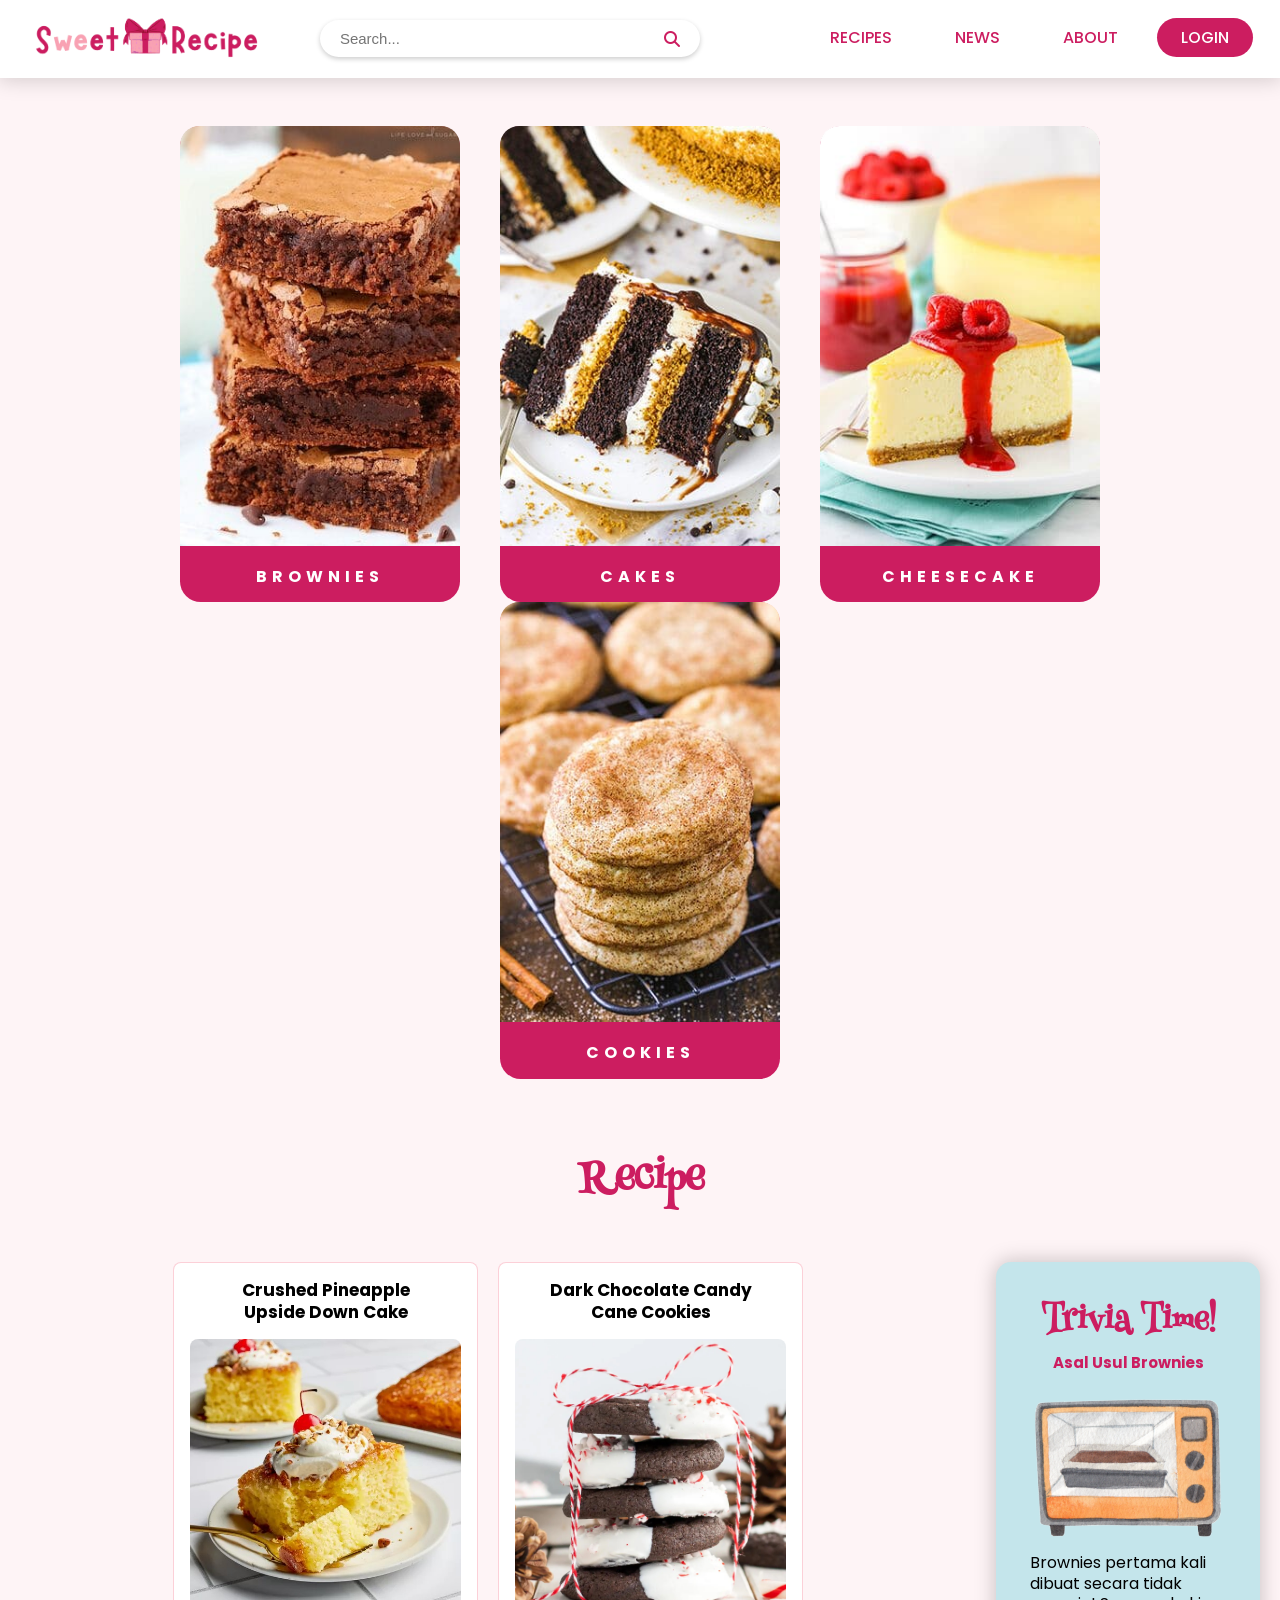
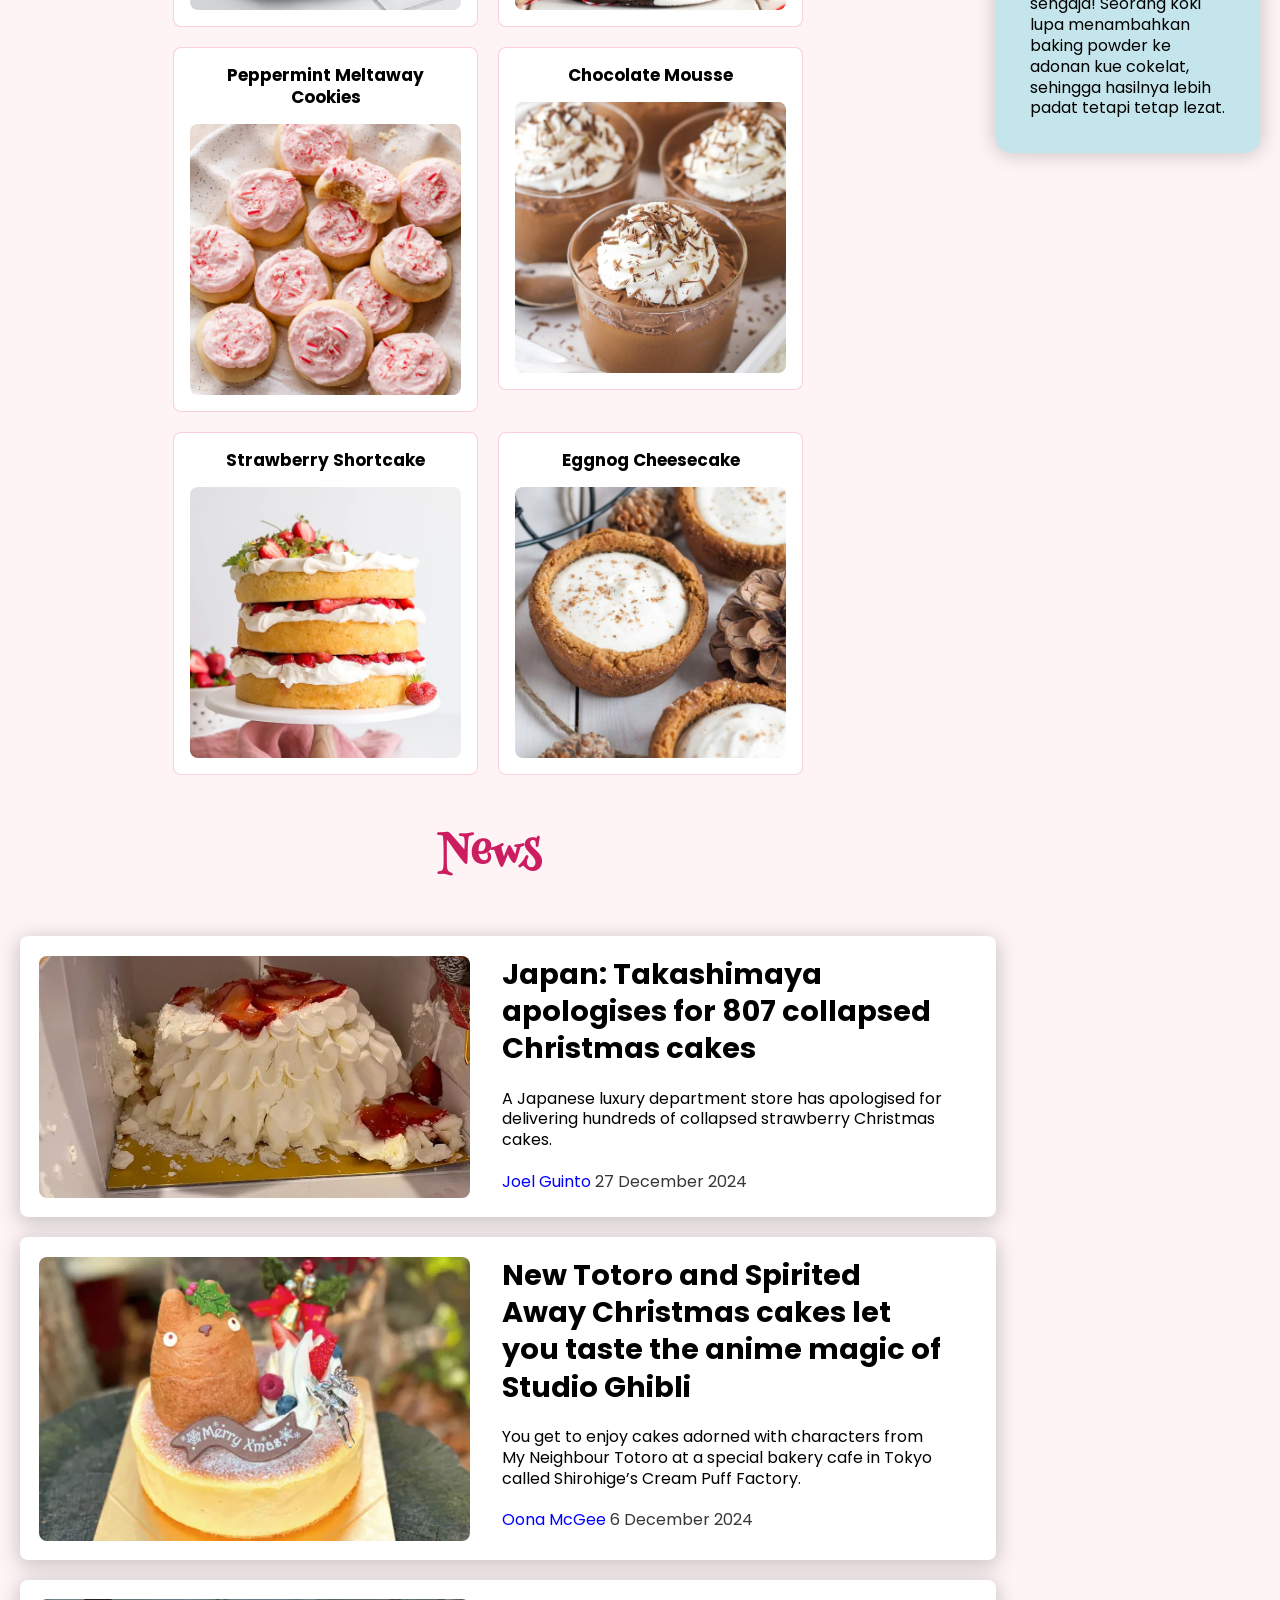
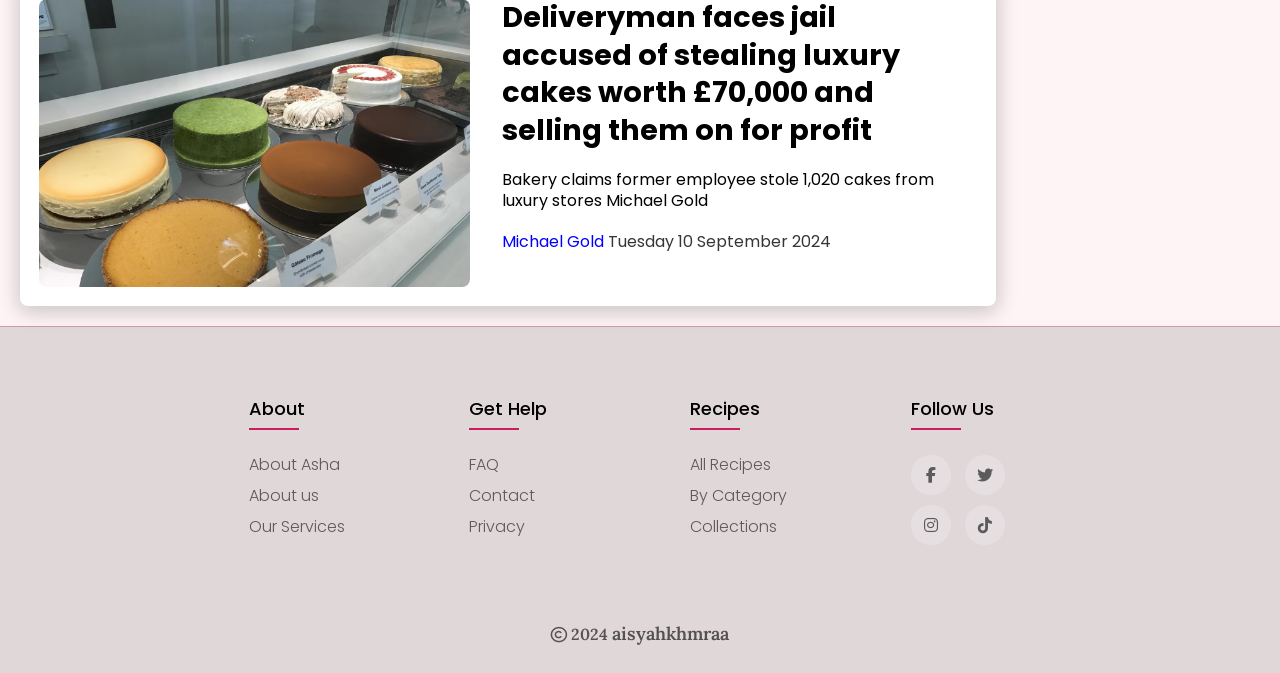
<file: index.html>
<!DOCTYPE html>
<html lang="en">

<head>
    <meta charset="UTF-8">
    <meta name="viewport" content="width=device-width, initial-scale=1.0">
    <title>Sweet Box Recipe</title>
    <!-- font -->
    <link rel="preconnect" href="https://fonts.googleapis.com">
    <link rel="preconnect" href="https://fonts.gstatic.com" crossorigin>
    <link href="https://fonts.googleapis.com/css2?family=Lora:ital,wght@0,400..700;1,400..700&display=swap"
        rel="stylesheet">
    <link href="https://fonts.googleapis.com/css2?family=Poppins:wght@300;400;500;600;700&display=swap"
        rel="stylesheet">
    <link href="https://fonts.googleapis.com/css2?family=Sacramento&display=swap" rel="stylesheet">
    <link href="https://fonts.googleapis.com/css2?family=Henny+Penny&display=swap" rel="stylesheet">

    <!-- font awesome -->
    <link rel="stylesheet" href="https://cdnjs.cloudflare.com/ajax/libs/font-awesome/6.5.1/css/all.min.css">
    <!-- css -->
    <link rel="stylesheet" href="css/app.css">
    <!--favicon-->
    <link rel="icon" href="img/favicon.png" type="image/png">
</head>

<body>
    <header>
        <div class="navigation">
            <div class="logo">
                <img src="img/sweet-box-recipe.png" alt="Sweet Box Recipe" width="240px">
            </div>
            <div class="search-box">
                <input type="text" placeholder="Search...">
                <i class="fa fa-search"></i>
            </div>
            <div>
                <input type="checkbox" id="check">
                <label for="check" class="checkbtn">
                    <i class="fas fa-bars"></i>
                </label>
            </div>
            <nav class="nav-list">
                <ul>
                    <li>
                        <a class="list-a" href="#recipes">Recipes</a>
                    </li>
                    <li>
                        <a class="list-a" href="#news">News</a>
                    </li>
                    <li>
                        <a class="list-a" href="#">About</a>
                    </li>
                    <li>
                        <a class="login" href="login-page.html">Login</a>
                    </li>
                </ul>
            </nav>
        </div>
        <div class="jumbotron">
            <div class="card-jumbotron">
                <a href="#"><img src="img/brownies-header.jpg" alt="Brownies">
                    <h2>BROWNIES</h2>
                </a>
            </div>
            <div class="card-jumbotron">
                <a href="#"><img src="img/cakes-header.jpg" alt="Cakes">
                    <h2>CAKES</h2>
                </a>
            </div>
            <div class="card-jumbotron">
                <a href="#"><img src="img/cheesecake-header.jpg" alt="Cheesecake">
                    <h2>CHEESECAKE</h2>
                </a>
            </div>
            <div class="card-jumbotron">
                <a href="#"><img src="img/cookies-header.jpg" alt="Cookies">
                    <h2>COOKIES</h2>
                </a>
            </div>
        </div>
    </header>


    <main>
        <br><br>
        <div id="recipes" class="content-header1">
            <a href="#">
                <h1>Recipe</h1>
            </a>
        </div>

        <!-- left side -->
        <div id="content">
            <div>
                <div class="content-recipe">
                    <a href="#">
                        <article class="card-recipe">
                            <h2>Crushed Pineapple Upside Down Cake</h2>
                            <img src="img/pinnaple-cake.jpg" alt="Crushed Pineapple Upside Down Cake"
                                class="gambar-resep">
                        </article>
                    </a>
                    <a href="#">
                        <article class="card-recipe">
                            <h2>Dark Chocolate Candy Cane Cookies</h2>
                            <img src="img/candy-cane.jpg" alt="Dark Chocolate Candy Cane Cookies" class="gambar-resep">
                        </article>
                    </a>
                    <a href="#">
                        <article class="card-recipe">
                            <h2>Peppermint Meltaway Cookies</h2>
                            <img src="img/peppermint-cookies.jpg" alt="Peppermint Meltaway Cookies"
                                class="gambar-resep">
                        </article>
                    </a>
                    <a href="#">
                        <article class="card-recipe">
                            <h2>Chocolate Mousse</h2>
                            <img src="img/chocolate-mousse.jpg" alt="Chocolate Mousse" class="gambar-resep">
                        </article>
                    </a>
                    <a href="#">
                        <article class="card-recipe">
                            <h2>Strawberry Shortcake</h2>
                            <img src="img/strawberry-shortcake.jpg" alt="Strawberry Shortcake" class="gambar-resep">
                        </article>
                    </a>
                    <a href="#">
                        <article class="card-recipe">
                            <h2>Eggnog Cheesecake</h2>
                            <img src="img/cheesecake.jpg" alt="Eggnog Cheesecake" class="gambar-resep">
                        </article>
                    </a>
                </div>

                <div id="news" class="content-header2">
                    <a href="#">
                        <h1>News</h1>
                    </a>
                </div>

                <div class="content-news"> 
                    <div>
                        <article class="card-news">
                            <img src="img/christmas-cake.jpg"
                                alt="A viral photo of one of the damaged cakes as posted on X, formerly Twitter"
                                class="gambar-news">
                            <div class="text-content">
                                <a href="#">
                                    <h1>Japan: Takashimaya apologises for 807 collapsed Christmas cakes</h1>
                                </a>
                                <br>
                                <p class="text-news">
                                    A Japanese luxury department store has apologised for delivering hundreds of
                                    collapsed
                                    strawberry Christmas cakes.
                                    <br><br>
                                    <span style="color: blue;">Joel Guinto</span> <span style="color: rgb(54, 54, 54);">
                                        27 December 2024
                                    </span>
                                </p>
                            </div>
                        </article>
                        <article class="card-news">
                            <img src="img/totoro-cake.jpg" alt="Totoro Christmas Cake" class="gambar-news">
                            <div class="text-content">
                                <a href="#">
                                    <h1>New Totoro and Spirited Away Christmas cakes let you taste the anime magic of
                                        Studio
                                        Ghibli
                                    </h1>
                                </a>
                                <br>
                                <p class="text-news">
                                    You
                                    get to enjoy cakes adorned with characters from My Neighbour Totoro at a special
                                    bakery
                                    cafe
                                    in
                                    Tokyo called Shirohige’s Cream Puff Factory.
                                    <br><br>
                                    <span style="color: blue;">Oona McGee</span> <span style="color: rgb(54, 54, 54);">6
                                        December
                                        2024</span>
                                </p>
                            </div>
                        </article>
                        <article class="card-news">
                            <img src="img/cake-tart.jpg" alt="Cake" class="gambar-news">
                            <div class="text-content">
                                <a href="#">
                                    <h1>Deliveryman faces jail accused of stealing luxury cakes worth £70,000 and
                                        selling
                                        them
                                        on
                                        for
                                        profit</h1>
                                </a>
                                <br>
                                <p class="text-news">
                                    Bakery claims former employee stole 1,020 cakes from luxury stores Michael Gold
                                    <br><br>
                                    <span style="color: blue;">Michael Gold</span>
                                    <span style="color: rgb(54, 54, 54);">
                                        Tuesday 10 September 2024
                                    </span>
                                </p>
                            </div>
                        </article>
                    </div>
                </div>
            </div>



            <!-- right side -->
            <aside class="side-bar">
                <section class="trivia">
                    <div class="header-aside">
                        <h2>Trivia Time!</h2>
                        <h4>Asal Usul Brownies</h4>
                    </div>
                    <br>
                    <div class="left-aside">
                        <img src="img/brownies.png" alt="Brownies">
                        <br>
                        <div class="text-aside">
                            <p>Brownies pertama kali dibuat secara tidak sengaja! Seorang koki lupa menambahkan baking
                                powder ke
                                adonan kue cokelat, sehingga hasilnya lebih padat tetapi tetap lezat.</p>
                        </div>
                </section>
            </aside>
        </div>
    </main>
</body>

<footer class="footer">
    <div class="cfooter">
        <div class="container">
            <div class="row">
                <div class="footer-col">
                    <h4>About</h4>
                    <ul>
                        <li><a href="#">About Asha</a></li>
                        <li><a href="#">About us</a></li>
                        <li><a href="#">Our Services</a></li>
                    </ul>
                </div>
                <div class="footer-col">
                    <h4>Get Help</h4>
                    <ul>
                        <li><a href="#">FAQ</a></li>
                        <li><a href="#">Contact</a></li>
                        <li><a href="#">Privacy</a></li>
                    </ul>
                </div>
                <div class="footer-col">
                    <h4>Recipes</h4>
                    <ul>
                        <li><a href="#">All Recipes</a></li>
                        <li><a href="#">By Category</a></li>
                        <li><a href="#">Collections</a></li>
                    </ul>
                </div>
                <div class="footer-col">
                    <h4>Follow Us</h4>
                    <div class="social-media">
                        <a href="#"><i class="fab fa-facebook-f"></i></a>
                        <a href="#"><i class="fab fa-twitter"></i></a>
                        <a href="#"><i class="fab fa-instagram"></i></a>
                        <a href="#"><i class="fab fa-tiktok"></i></a>
                    </div>
                </div>
            </div>
        </div>
        <a class="font-footer" href="https://www.instagram.com/aisyahkhmraa?igsh=MWc3djFxNWg4aG1veQ==">
            <i class="far fa-copyright">
                <p style="font-weight: 600;">&nbsp2024 <span
                        style="font-size: 18px; font-weight: 600;">aisyahkhmraa</span></p>
            </i>
        </a>
    </div>
</footer>

</html>
</file>
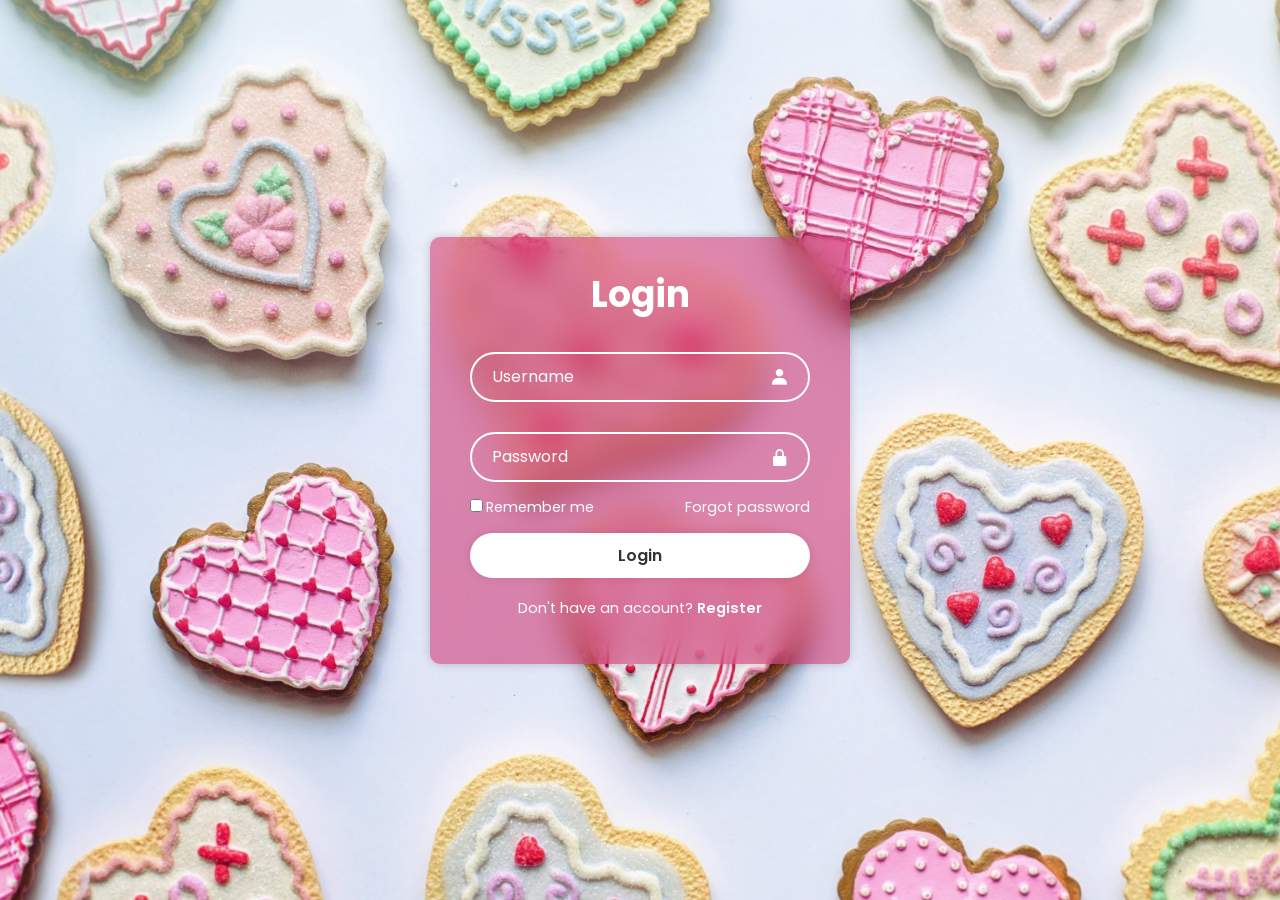
<file: login-page.html>
<!DOCTYPE html>
<html lang="en">

<head>
    <meta charset="UTF-8">
    <meta name="viewport" content="width=device-width, initial-scale=1.0">
    <title>Login</title>
    <!-- font -->
    <link rel="preconnect" href="https://fonts.googleapis.com">
    <link rel="preconnect" href="https://fonts.gstatic.com" crossorigin>
    <link href="https://fonts.googleapis.com/css2?family=Poppins:wght@300;400;500;600;700&display=swap"
        rel="stylesheet">
    <!-- css -->
    <link rel="stylesheet" href="css/login.css">
    <link href='https://unpkg.com/boxicons@2.1.4/css/boxicons.min.css' rel='stylesheet'>
</head>

<body>
    <div class="wrapper">
        <form action="">
            <h1>Login</h1>
            <div class="input-box">
                <input type="text" placeholder="Username" required>
                <i class='bx bxs-user'></i>
            </div>
            <div class="input-box">
                <input type="password" placeholder="Password" required>
                <i class='bx bxs-lock-alt'></i>
            </div>

            <div class="remember-forgot">
                <label><input type="checkbox">Remember me</label>
                <a href="#">Forgot password</a>
            </div>

            <button type="submit" class="btn">Login</button>

            <div class="register-link">
                <p>Don't have an account? <a href="#">Register</a></p>
            </div>
        </form>
    </div>

</body>

</html>
</file>
<file: css/app.css>
*{
    padding: 0;
    margin: 0;
    box-sizing: border-box;
}

main {
    padding-top: 0;
    display: flex;
    flex-direction: column;
}

body {
    font-family: "Poppins", serif;
    line-height: 1.3;
    background: #f9a2b31e;
}


a {
    text-decoration: none;
}

.jumbotron {
    width: 100%;
    display: flex;
    flex-wrap: wrap;
    align-items: center;
    justify-content: center;
    text-align: center;
    padding: 3rem 2rem;
    padding-bottom: 0;
}

.card-jumbotron {
    display: flex;
    width: 280px;
    border-radius: 1.3rem;
    background-color: #cc1d60;
    margin-inline: 20px;
}

.card-jumbotron h2:hover {
    letter-spacing: 9px;
}


.card-jumbotron img { 
    width: 100%;
    border-top-left-radius: 1.2rem;
    border-top-right-radius: 1.2rem;
}

.jumbotron .jumbotron-inner {
    width: 100%;
    display: flex;
    justify-content: center;
    
}

.card-jumbotron h2 {
    font-family: 'poppins', serif;
    font-size: 16px;
    font-weight: 700;
    padding: 15px;
    text-align: center;
    text-decoration: none;
    color: white; 
    letter-spacing: 5px;
    transition: all 0.5s ease-in-out;
    justify-content: center;
}

.search-box {
    position: relative;
}

.search-box input {
    width: 380px;
    font-size: 15px;
    padding: 10px 20px;
    border-radius: 25px;
    border: none;
    box-shadow: 0px 2px 5px rgba(0, 0, 0, 0.2);
    transition: 0.4s ease-in-out;
}

.search-box input:focus {
    width: 420px;
}

.search-box i {
    position: absolute;
    top: 50%;
    right: 20px;
    transform: translateY(-50%);
    color: #cc1d60;
    cursor: pointer;
}

.container {
    display: flex;
}

h1 {
    color: #cc1d60;
    font-weight: 700;
}

.content-header1 {
    display: flex;
    font-size: 22px;
    font-family: 'Henny Penny';
    width: 100%;
    align-items: start;
    justify-content: center;
    margin: 0;
    padding: 2rem;
}

.content-header2 {
    font-size: 22px;
    width: 100%;
    text-align: center;
    padding: 2rem;
    font-family: 'Henny Penny';
}

.content-recipe {
    display: flex;
    flex-wrap: wrap;

    margin-left: 0;
    width: 100%;
    padding: 10px;
    font-size: 18px;
    justify-content: center;
}

.card-recipe:hover {
        transform: scale(1.01); 
        transition: all 0.2s ease-in-out;
        box-shadow: 0 4px 20px 2px rgba(0, 0, 0, 0.295);
}

.content-news {
    display: flex;
    flex-wrap: wrap;
}

.card-recipe {
    background-color: white;
    border-radius: 0.5rem;
    border: 0.01px solid #f9a2b381;
    margin: 10px;
  
    max-width: 305px;
    display: flex;
    flex-direction: column;
    justify-content: space-between;
    align-items: center;
    text-align: center;
    padding: 1rem;
    color: black;
    min-height: 300px;
}

.card-news {
    background-color: white;
    box-shadow: 0 4px 20px 2px rgba(0, 0, 0, 0.205);
    border-radius: 0.5rem;
    margin: 20px;
    width: 100%;
    max-width: 100%;

    display: flex;
    flex-wrap: wrap;
    align-items: flex-start;
    gap: 2rem;
    padding: 1.2rem;
}

.card-news h1 {
    color: black;
}

.gambar-resep {
    width: 100%;
    border-radius: 0.5rem;
    object-fit: cover;
}

.gambar-news {
    width: 46%;
    align-items: center;
    border-radius: 0.5rem;
    object-fit: cover;
}

header {
    display: inline;
}

.navigation {
    background-color: white ;
    box-shadow: 0 0 20px 2px rgba(0, 0, 0, 0.171);
    width: 100%;
    max-width: 100%;
    padding-block: 0.1rem;
    
    display: flex;
    justify-content: space-around;
    align-items: center;

    position: sticky;
    top: 0;
    z-index: 9999;
}

header .nav-list ul {
    display: flex;
    gap: 15px;

}

header .nav-list li {
    list-style-type: none;
}

nav li .list-a:hover {
    color: white;
    background-color: #cc1d60;
}

nav li .login:hover {
    color: #cc1d60;
    background-color: white;
}

.nav-list li .list-a {
    padding: 0.5rem 1.5rem;
    border-radius: 999px;

    text-decoration: none;
    font-size: 1rem;
    font-weight: 500;
    color: #cc1d60;

    transition: all 0.2s ease-in-out;
}

.login {
    background-color: #cc1d60;
    padding: 0.5rem 1.5rem;
    border-radius: 999px;

    text-decoration: none;
    font-size: 1rem;
    font-weight: 500;
    color: white;

    transition: all 0.2s ease-in-out;
}

.nav-list ul li a {
    text-transform: uppercase;
}

.text-content {
    flex-direction: column; 
    width: 440px;
    max-width: 500px;
}

.text-content h1 {
    padding: 0%;
    margin: 0%;
    font-size: 1.8rem;
}

.text-content h1:hover {
    text-decoration: underline;
    color: blue;
}

h2 {
    font-size: 17px;
    padding: 1rem 1.5rem;
    padding-top: 0; 
}

.side-bar {
    padding: 10px;
}

#content {
    width: 100%;
    display: flex;
    justify-content: space-between;
}

.trivia { 
    background-color: rgb(196, 229, 235);
    box-shadow: 0 0 20px 1.5px rgba(0, 0, 0, 0.205);
    border-radius: 15px;
    padding: 2rem;
    margin: 10px
}

.left-aside img {
    width: 100%;
        background-repeat: no-repeat;
        background-size: contain;
}

.text-aside {
    padding: 0.1rem;
    padding-top: 0.5rem;
    width: 200px;
    font-size: 16px;
}

.header-aside h2, h4 {
    display: flex;
    justify-content: center;
}

.header-aside h4 {
    font-size: 15px;
    color: #cc1d60;
}

.header-aside h2 {
    font-family: 'Henny Penny';
    color: #cc1d60;
    font-size: 33px;
    padding: 0.5rem;
}

.footer {
    max-width: 100%;
    margin: auto;
    background-color: rgba(0, 0, 0, 0.116);
    border-top: 0.01px solid #cc1d6059;
}

.row {
    display: flex;
    flex-wrap: wrap;
}

ul {
    list-style: none;
}

.container {
    display: flex;
    padding: 70px 0;
    justify-content: center;
}

.footer-col {
    width: 25%;
    padding: 0 50px;
    
}

.footer-col h4 {
    font-size: 18px;
    color: black;
    text-transform: capitalize;
    margin-bottom: 35px;
    font-weight: 500;
    position: relative;
    justify-content: start;
}

.footer-col h4::before {
    content: '';
    position: absolute;
    bottom: -10px;
    left: 0;
    background-color: #cc1d60;
    height: 2px;
    box-sizing: border-box;
    width: 50px;
}

.footer-col ul li:not(:last-child) {
    margin-bottom: 10px;
} 

.footer-col ul li a {
    font-size: 16px;
    color: #ffffff;
    text-decoration: none;
    font-weight: 300;
    color: rgb(92, 91, 91);
    display: block;
    transition: all 0.3s ease;
}

.footer-col ul li a:hover {
    color: #cc1d60;
    padding-left: 8px;
    font-weight: 500;
}

.footer-col .social-media i {
    display: inline-block;
    height: 40px;
    width: 40px;
    background-color: rgba(255, 255, 255, 0.2);
    margin: 0 10px 10px 0;
    text-align: center;
    line-height: 40px;
    border-radius: 50%;
    color: rgb(92, 91, 91);
    transition: all 0.5s ease;
}

.footer-col .social-media i:hover {
    color: #cc1d60;
    background-color: #ca749557;
}


.checkbtn {
    font-size: 27px;
    color: #cc1d60;
    line-height: 80px;
    float: right;
    cursor: pointer;
    display: none;
}

#check {
    display: none;
}

.cfooter i {
    display: flex;
    justify-content: center;
    padding-bottom: 30px;
    font-size: 16px;
    list-style: none;
}

.font-footer {
    text-decoration: none;
}

.font-footer i {
    color: rgba(48, 48, 48, 0.795);
    align-items: center;
}

.font-footer i p {
    color: rgba(48, 47, 47, 0.795);
    font-family: 'Lora';
    font-size: 16px;
}

@media screen and (max-width: 1023px) {
    body {
        width: 100%;
    }
    
    #content {
        display: flex;
        flex-direction: column;
    }

    .footer-col {
        width: 50%;
        margin-bottom: 30px;
    }

    .content-recipe {
        display: flex;
        justify-content: center;
    }

    .content-news {
        display: flex;
        flex-wrap: wrap;
    }

    .card-recipe {
        max-width: 270px;
    }

    .card-news {
        width: 97%;
    }

    .card-news img {
        width: 100%;
    }

    .gambar-news {
        width: 300px;
    }

    .side-bar {
        display: flex;
        flex-direction: column;
        width: 80%;
    }

    .left-aside {
        display: flex;
    }
 
    .left-aside img {     
        width: 70%;
        height: 200px;
    }

    .header-aside h2 {
        font-size: 28px;
    }

    .header-aside h4 {
        font-size: 18px;
    }

    .text-aside {
        display: flex;
        width: 70%;
        font-size: 17px;
        align-items: center;
        padding: 10px;
    }

    .text-content {
        padding-left: 0.5rem;
        width: 100%;
    }

    .text-content h1 {
        font-size: 28px;
    }

    .text-content p {
        font-size: 17px;
    }

    .checkbtn {
        display: block;
    }

    .nav-list ul {
        position: fixed;
        width: 100%;
        height: 100vh;
        background: #cc1d60;
        top: 80px;
        left: -100%;
        transition: all .5s;
        padding-bottom: 150px;
        flex-direction: column;
        text-align: center;
    }

    .nav-list ul li {
        display: block;
        margin: 45px 0;
        line-height: 20px;
    }

    .nav-list ul li a {
        font-size: 20px;
        color: #5f112f;
    }

    .nav-list a:hover {
        background: none;
        color: white;

    }

    #check:checked ~ .nav-list ul {
        left: 0;
    }

    .jumbotron {
        width: 100%;
    }

    .card-jumbotron {
        display: flex;
        flex-wrap: wrap;
        width: 200px;
        margin: 0.5rem;
    }

    .card-jumbotron img {
        object-fit: cover;
        width: 200px;
    }

    .card-jumbotron h2 {
        font-size: 14px;
    }

    .card-jumbotron h2:hover {
        letter-spacing: 7px;
    }

}

@media screen and (max-width: 768px){
    body {
        width: 100%;
    }


    .footer-col {
        width: 100%;
    }
    

    .card-recipe {  
        display: flex;
        justify-content: space-around;
        margin: 0.5rem;
        padding: 0.5rem;
        width: 211px;
        min-height: 290px;
    }

    .card-recipe h2 {
        width: 190px;
        font-size: 17px;
        padding: 1rem;
    }

    .card-news {
        flex-direction: column;
        width: 100%;
    }

    .card-news img {
        width: 100%;
    }

    h1 {
        font-size: 28px;
    }

    .card-jumbotron {
        width: 150px;
    }

    .card-jumbotron h2 {
        letter-spacing: 2px;
    }

    .card-jumbotron h2:hover {
        letter-spacing: 3px;
    }

    .card-jumbotron img {
        width: 100%;
    }

    .navigation {
        width: 100%;
    }

    .side-bar {
        width: 100%;
    }

    .header-aside h2 {
        font-size: 25px;
    }

    .header-aside h4 {
        font-size: 20px;
    }

    .text-aside p {
        font-size: 18px;
    }

}

@media screen and (max-width: 480px){
    body {
        width: 100%;
        padding: 0;
        margin: 0;
    }

    main {
        padding: 0;
        margin: 0;
    }

    .search-box input {
        width: 190px;
        height: 30px;
        font-size: 10px;
        margin-inline-end: 4rem;
    }

    .search-box input:focus {
        width: 210px;
    }

    .search-box i {
        right: 70px;
    }

    .checkbtn i {
        width: 30px;
        position: absolute;
        justify-content: center;
        top: 4.6rem;
        right: 4.3rem;
    }

    .footer-col {
        width: 100%;
    }

    header .navigation {
        flex-direction: column;
        gap: 0.5rem;
        margin: 0;
        width: 100%;
    }

    header .navigation .logo img {
        width: 200px;
    }

    .card-recipe {  
        display: flex;
        justify-content: space-between;
        margin: 0.5rem;
        padding: 0.5rem;
        max-width: 160px;
        min-height: 210px;
    }

    .card-recipe img {
        width: 100%;
    }

    .card-recipe h2 {
        font-size: 14px;
        width: 150px;
        padding: 0.5rem;
    }

    .card-news {
        flex-direction: column;
        width: 90%;
    }

    .card-news img {
        width: 100%;
    }

    .text-content h1 {
        font-size: 24px;
    }

    .text-content p {
        font-size: 18px;
    }

    h1 {
        font-size: 28px;
    }

    h2 {
        font-size: 20px;
    }

    .card-jumbotron {
        width: 150px;
    }

    .card-jumbotron h2 {
        letter-spacing: 2px;
    }

    .card-jumbotron h2:hover {
        letter-spacing: 3px;
    }

    .card-jumbotron img {
        width: 100%;
    }

    .navigation {
        width: 100%;
        padding: 0;
        margin: 0;
    }

    .side-bar {
        width: 100%;
    }

    .trivia {
        width: 90%;

    }

    .header-aside h2 {
        font-size: 28px;
    }

    .header-aside h4 {
        font-size: 18px;
    }

    .left-aside {
        display: flex;
        flex-direction: column;
        text-align: center;
        justify-content: center;
    }

    .left-aside img {
        width: 100%;
        height: auto;
        object-fit: contain;
    }

    .text-aside {
        width: 100%;
    }

    p {
        font-size: 16px;
    }
    
}
</file>
<file: css/login.css>
* {
    margin: 0;
    padding: 0;
    box-sizing: border-box;
    font-family: 'Poppins';
}

body {
    display: flex;
    justify-content: center;
    align-items: center;
    min-height: 100vh;
    background: url('../img/background.jpg');
    background-repeat: no-repeat;
    background-size: cover;
    background-position: center;
}

.wrapper {
    width: 420px;
    background-color: #cc1d6080;
    backdrop-filter: blur(15px);
    box-shadow: 0 0 10px rgba(0, 0, 0, .2);
    color: white;
    border-radius: 10px;
    padding: 30px 40px;
}

.wrapper h1 {
    font-size: 36px;
    text-align: center;
}

.wrapper .input-box {
    position: relative;
    width: 100%;
    height: 50px;
    margin: 30px 0;
}

.input-box input {
    width: 100%;
    height: 100%;
    background: transparent;
    border: none;
    outline: none;
    border: 2px solid rgba(255, 255, 255, 2);
    border-radius: 40px;
    font-size: 16px;
    color: white;
    padding: 20px 45px 20px 20px;
}

.input-box input::placeholder {
    color: white;
}

.input-box i {
    position: absolute;
    right: 20px;
    top: 50%;
    transform: translateY(-50%);
    font-size: 20px;
}

.wrapper .remember-forgot {
    display: flex;
    justify-content: space-between;
    font-size: 14.5px;
    margin: -15px 0 15px;
}

.remember-forgot label input {
    accent-color: white;
    margin-right: 3px;
}

.remember-forgot a {
    color: white;
    text-decoration: none;
} 

.remember-forgot a:hover {
    text-decoration: underline;
}

.wrapper .btn {
    width: 100%;
    height: 45px;
    background-color: white;
    border: none;
    outline: none;
    border-radius: 40px;
    box-shadow: 0 0 10px rgba(0, 0, 0, .1);
    cursor: pointer;
    font-size: 16px;
    color: #333;
    font-weight: 600;
}

.wrapper .register-link {
    font-size: 14.5px;
    text-align: center;
    margin: 20px 0 15px;
}

.register-link p a {
    color: white;
    text-decoration: none;
    font-weight: 600;
}

.register-link p a:hover {
    text-decoration: underline;
}
</file>
